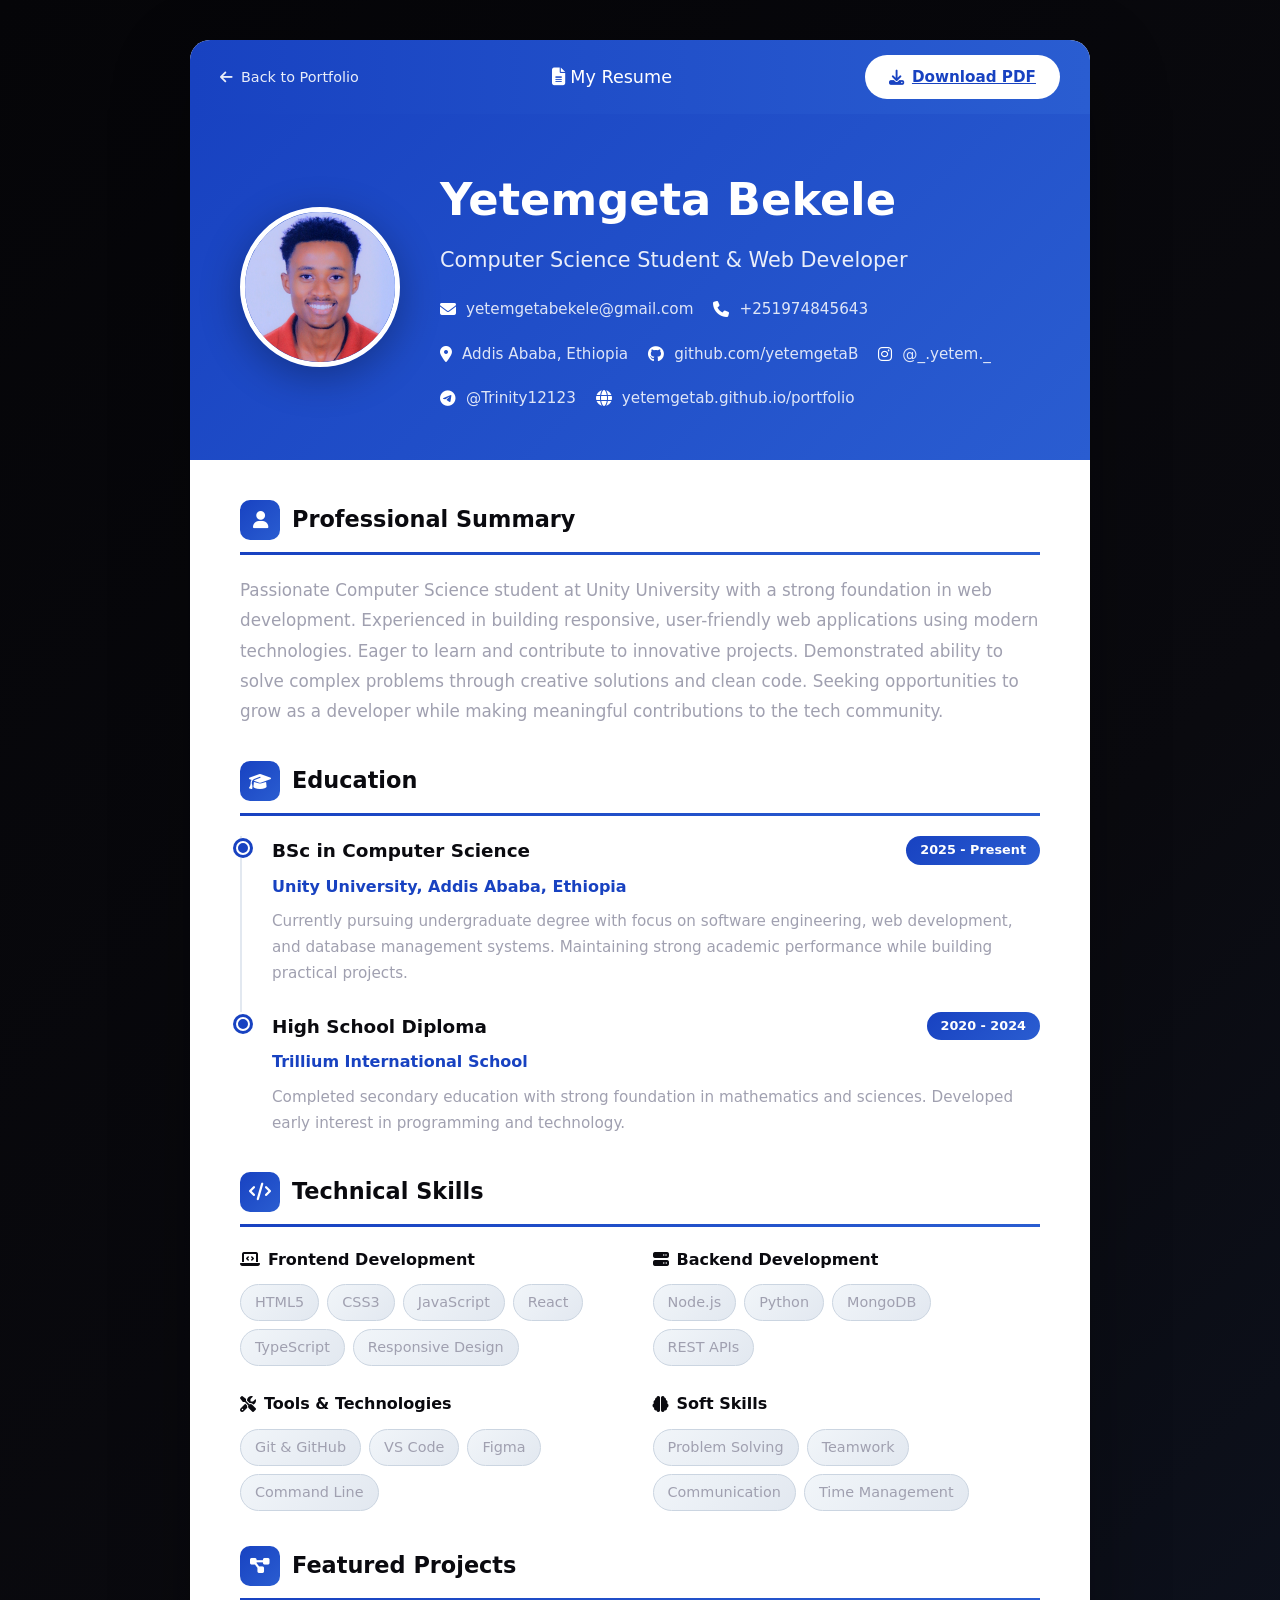
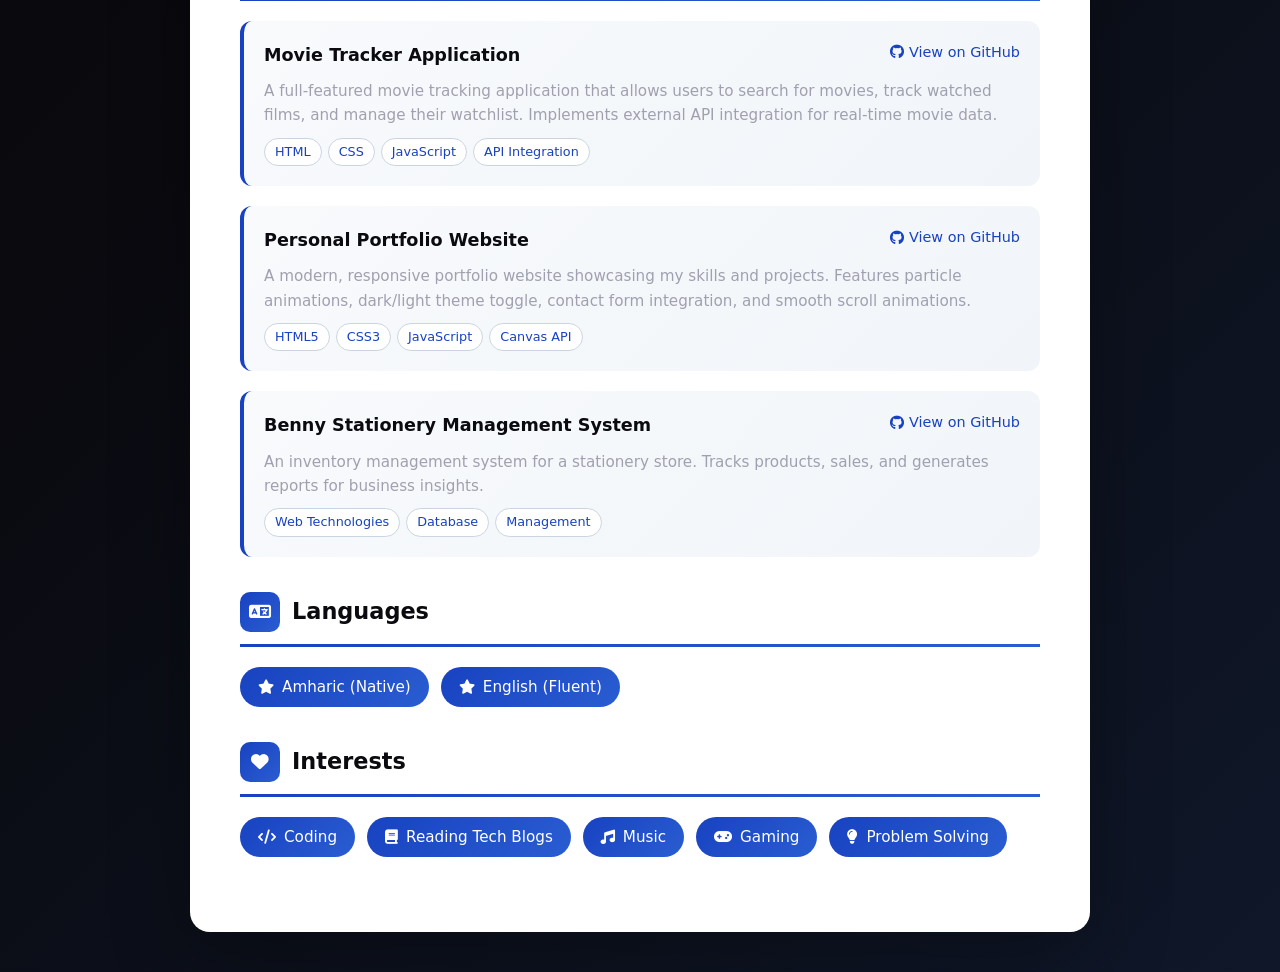
<file: cv/cv.html>
<!DOCTYPE html>
<html lang="en">
<head>
    <meta charset="UTF-8">
    <meta name="viewport" content="width=device-width, initial-scale=1.0">
    <title>Yetemgeta Bekele - CV/Resume</title>
    <link rel="stylesheet" href="https://cdnjs.cloudflare.com/ajax/libs/font-awesome/6.4.0/css/all.min.css">
    <style>
        * {
            margin: 0;
            padding: 0;
            box-sizing: border-box;
        }

        :root {
            --primary: #1842c1;
            --primary-light: #2a5dd1;
            --secondary: #2563eb;
            --accent: #2a5dd1;
            --dark: #0a0a0f;
            --light: #f8fafc;
            --text: #a0a0b0;
            --text-light: #6a6a7a;
        }

        body {
            font-family: 'Segoe UI', system-ui, -apple-system, sans-serif;
            background: linear-gradient(135deg, #050508 0%, #0a0a0f 50%, #0f1729 100%);
            min-height: 100vh;
            padding: 40px 20px;
            line-height: 1.6;
            color: var(--text);
        }

        .cv-container {
            max-width: 900px;
            margin: 0 auto;
            background: white;
            border-radius: 20px;
            box-shadow: 0 25px 80px rgba(0,0,0,0.3);
            overflow: hidden;
        }

        .download-bar {
            background: linear-gradient(90deg, var(--primary) 0%, var(--primary-light) 100%);
            padding: 15px 30px;
            display: flex;
            justify-content: space-between;
            align-items: center;
            color: white;
        }

        .download-bar h3 {
            font-size: 1.1rem;
            font-weight: 500;
        }

        .download-btn {
            background: white;
            color: var(--primary);
            border: none;
            padding: 10px 24px;
            border-radius: 25px;
            font-weight: 600;
            cursor: pointer;
            display: flex;
            align-items: center;
            gap: 8px;
            transition: all 0.3s ease;
            font-size: 0.95rem;
        }

        .download-btn:hover {
            transform: translateY(-2px);
            box-shadow: 0 5px 20px rgba(0,0,0,0.2);
        }

        .back-link {
            color: white;
            text-decoration: none;
            display: flex;
            align-items: center;
            gap: 8px;
            font-size: 0.9rem;
            opacity: 0.9;
            transition: opacity 0.3s;
        }

        .back-link:hover {
            opacity: 1;
        }

        /* Header Section */
        .cv-header {
            background: linear-gradient(135deg, var(--primary) 0%, var(--primary-light) 100%);
            color: white;
            padding: 50px;
            display: grid;
            grid-template-columns: auto 1fr;
            gap: 40px;
            align-items: center;
        }

        .profile-image {
            width: 160px;
            height: 160px;
            border-radius: 50%;
            border: 5px solid white;
            object-fit: cover;
            box-shadow: 0 10px 40px rgba(0, 0, 0, 0.3);
        }

        .header-content h1 {
            font-size: 2.8rem;
            font-weight: 800;
            margin-bottom: 8px;
            color: white;
        }

        .header-content .title {
            font-size: 1.3rem;
            color: rgba(255, 255, 255, 0.9);
            font-weight: 500;
            margin-bottom: 20px;
        }

        .contact-grid {
            display: flex;
            flex-wrap: wrap;
            gap: 20px;
        }

        .contact-item {
            display: flex;
            align-items: center;
            gap: 10px;
            font-size: 0.95rem;
            color: rgba(255, 255, 255, 0.85);
        }

        .contact-item i {
            color: white;
            font-size: 1rem;
        }

        /* Main Content */
        .cv-body {
            padding: 40px 50px;
        }

        .section {
            margin-bottom: 35px;
        }

        .section-title {
            display: flex;
            align-items: center;
            gap: 12px;
            font-size: 1.4rem;
            font-weight: 700;
            color: var(--dark);
            margin-bottom: 20px;
            padding-bottom: 12px;
            border-bottom: 3px solid;
            border-image: linear-gradient(90deg, var(--primary), var(--primary-light)) 1;
        }

        .section-title i {
            width: 40px;
            height: 40px;
            background: linear-gradient(135deg, var(--primary) 0%, var(--primary-light) 100%);
            color: white;
            border-radius: 10px;
            display: flex;
            align-items: center;
            justify-content: center;
            font-size: 1.1rem;
        }

        /* Summary */
        .summary-text {
            font-size: 1.05rem;
            color: var(--text);
            line-height: 1.8;
        }

        /* Experience & Education */
        .timeline-item {
            position: relative;
            padding-left: 30px;
            padding-bottom: 25px;
            border-left: 2px solid #e2e8f0;
        }

        .timeline-item::before {
            content: '';
            position: absolute;
            left: -6px;
            top: 5px;
            width: 10px;
            height: 10px;
            background: var(--primary);
            border-radius: 50%;
            border: 2px solid white;
            box-shadow: 0 0 0 3px var(--primary);
        }

        .timeline-item:last-child {
            border-left-color: transparent;
            padding-bottom: 0;
        }

        .timeline-header {
            display: flex;
            justify-content: space-between;
            align-items: flex-start;
            margin-bottom: 8px;
            flex-wrap: wrap;
            gap: 10px;
        }

        .timeline-title {
            font-size: 1.15rem;
            font-weight: 700;
            color: var(--dark);
        }

        .timeline-date {
            background: linear-gradient(135deg, var(--primary) 0%, var(--primary-light) 100%);
            color: white;
            padding: 4px 14px;
            border-radius: 20px;
            font-size: 0.8rem;
            font-weight: 600;
        }

        .timeline-company {
            color: var(--primary);
            font-weight: 600;
            font-size: 1rem;
            margin-bottom: 10px;
        }

        .timeline-desc {
            color: var(--text);
            font-size: 0.95rem;
            line-height: 1.7;
        }

        /* Skills */
        .skills-container {
            display: grid;
            grid-template-columns: repeat(2, 1fr);
            gap: 25px;
        }

        .skill-category h4 {
            font-size: 1rem;
            color: var(--dark);
            margin-bottom: 12px;
            display: flex;
            align-items: center;
            gap: 8px;
        }

        .skill-tags {
            display: flex;
            flex-wrap: wrap;
            gap: 8px;
        }

        .skill-tag {
            background: linear-gradient(135deg, #f1f5f9 0%, #e2e8f0 100%);
            color: var(--text);
            padding: 6px 14px;
            border-radius: 20px;
            font-size: 0.9rem;
            border: 1px solid #cbd5e1;
            transition: all 0.3s ease;
        }

        .skill-tag:hover {
            background: linear-gradient(135deg, var(--primary) 0%, var(--secondary) 100%);
            color: white;
            border-color: transparent;
            transform: translateY(-2px);
        }

        /* Projects */
        .project-list {
            display: grid;
            gap: 20px;
        }

        .project-item {
            background: linear-gradient(135deg, #f8fafc 0%, #f1f5f9 100%);
            padding: 20px;
            border-radius: 12px;
            border-left: 4px solid var(--primary);
        }

        .project-header {
            display: flex;
            justify-content: space-between;
            align-items: flex-start;
            margin-bottom: 10px;
            flex-wrap: wrap;
            gap: 10px;
        }

        .project-name {
            font-size: 1.1rem;
            font-weight: 700;
            color: var(--dark);
        }

        .project-link {
            color: var(--primary);
            font-size: 0.9rem;
            text-decoration: none;
            display: flex;
            align-items: center;
            gap: 5px;
        }

        .project-link:hover {
            color: var(--secondary);
        }

        .project-desc {
            color: var(--text);
            font-size: 0.95rem;
            margin-bottom: 10px;
        }

        .project-tech {
            display: flex;
            flex-wrap: wrap;
            gap: 6px;
        }

        .tech-tag {
            background: white;
            color: var(--primary);
            padding: 3px 10px;
            border-radius: 15px;
            font-size: 0.8rem;
            border: 1px solid #cbd5e1;
        }

        /* Languages & Interests */
        .badges-container {
            display: flex;
            flex-wrap: wrap;
            gap: 12px;
        }

        .badge {
            background: linear-gradient(135deg, var(--primary) 0%, var(--primary-light) 100%);
            color: white;
            padding: 8px 18px;
            border-radius: 25px;
            font-size: 0.95rem;
            font-weight: 500;
            display: flex;
            align-items: center;
            gap: 8px;
        }

        .badge i {
            font-size: 0.9rem;
        }

        /* Print Styles */
        @media print {
            body {
                background: white;
                padding: 0;
            }

            .cv-container {
                box-shadow: none;
                border-radius: 0;
            }

            .download-bar {
                display: none !important;
            }

            .no-print {
                display: none !important;
            }

            .section {
                break-inside: avoid;
            }

            .timeline-item {
                break-inside: avoid;
            }

            .project-item {
                break-inside: avoid;
            }
        }

        /* Responsive */
        @media (max-width: 768px) {
            .cv-header {
                grid-template-columns: 1fr;
                text-align: center;
                padding: 30px;
            }

            .profile-image {
                margin: 0 auto;
            }

            .contact-grid {
                justify-content: center;
            }

            .cv-body {
                padding: 25px;
            }

            .skills-container {
                grid-template-columns: 1fr;
            }

            .header-content h1 {
                font-size: 2rem;
            }
        }
    </style>
</head>
<body>
    <div class="cv-container">
        <!-- Download Bar -->
        <div class="download-bar no-print">
            <a href="../index.html" class="back-link">
                <i class="fas fa-arrow-left"></i> Back to Portfolio
            </a>
            <h3><i class="fas fa-file-alt"></i> My Resume</h3>
            <a href="Yetemgeta%20Bekele%20-%20CV_Resume.pdf" class="download-btn" download>
                <i class="fas fa-download"></i> Download PDF
            </a>
        </div>

        <!-- Header -->
        <header class="cv-header">
            <img src="../assets/images/IMG_9725.JPG" alt="Yetemgeta Bekele" class="profile-image">
            <div class="header-content">
                <h1>Yetemgeta Bekele</h1>
                <p class="title">Computer Science Student & Web Developer</p>
                <div class="contact-grid">
                    <div class="contact-item">
                        <i class="fas fa-envelope"></i>
                        <span>yetemgetabekele@gmail.com</span>
                    </div>
                    <div class="contact-item">
                        <i class="fas fa-phone"></i>
                        <span>+251974845643</span>
                    </div>
                    <div class="contact-item">
                        <i class="fas fa-map-marker-alt"></i>
                        <span>Addis Ababa, Ethiopia</span>
                    </div>
                    <div class="contact-item">
                        <i class="fab fa-github"></i>
                        <span>github.com/yetemgetaB</span>
                    </div>
                    <div class="contact-item">
                        <i class="fab fa-instagram"></i>
                        <span>@_.yetem._</span>
                    </div>
                    <div class="contact-item">
                        <i class="fab fa-telegram"></i>
                        <span>@Trinity12123</span>
                    </div>
                    <div class="contact-item">
                        <i class="fas fa-globe"></i>
                        <span>yetemgetab.github.io/portfolio</span>
                    </div>
                </div>
            </div>
        </header>

        <!-- Main Content -->
        <div class="cv-body">
            <!-- Summary -->
            <section class="section">
                <h2 class="section-title">
                    <i class="fas fa-user"></i>
                    Professional Summary
                </h2>
                <p class="summary-text">
                    Passionate Computer Science student at Unity University with a strong foundation in web development. 
                    Experienced in building responsive, user-friendly web applications using modern technologies. 
                    Eager to learn and contribute to innovative projects. Demonstrated ability to solve complex problems 
                    through creative solutions and clean code. Seeking opportunities to grow as a developer while 
                    making meaningful contributions to the tech community.
                </p>
            </section>

            <!-- Education -->
            <section class="section">
                <h2 class="section-title">
                    <i class="fas fa-graduation-cap"></i>
                    Education
                </h2>
                
                <div class="timeline-item">
                    <div class="timeline-header">
                        <h3 class="timeline-title">BSc in Computer Science</h3>
                        <span class="timeline-date">2025 - Present</span>
                    </div>
                    <div class="timeline-company">Unity University, Addis Ababa, Ethiopia</div>
                    <p class="timeline-desc">
                        Currently pursuing undergraduate degree with focus on software engineering, 
                        web development, and database management systems. Maintaining strong academic performance 
                        while building practical projects.
                    </p>
                </div>

                <div class="timeline-item">
                    <div class="timeline-header">
                        <h3 class="timeline-title">High School Diploma</h3>
                        <span class="timeline-date">2020 - 2024</span>
                    </div>
                    <div class="timeline-company">Trillium International School</div>
                    <p class="timeline-desc">
                        Completed secondary education with strong foundation in mathematics and sciences. 
                        Developed early interest in programming and technology.
                    </p>
                </div>
            </section>

            <!-- Skills -->
            <section class="section">
                <h2 class="section-title">
                    <i class="fas fa-code"></i>
                    Technical Skills
                </h2>
                
                <div class="skills-container">
                    <div class="skill-category">
                        <h4><i class="fas fa-laptop-code"></i> Frontend Development</h4>
                        <div class="skill-tags">
                            <span class="skill-tag">HTML5</span>
                            <span class="skill-tag">CSS3</span>
                            <span class="skill-tag">JavaScript</span>
                            <span class="skill-tag">React</span>
                            <span class="skill-tag">TypeScript</span>
                            <span class="skill-tag">Responsive Design</span>
                        </div>
                    </div>

                    <div class="skill-category">
                        <h4><i class="fas fa-server"></i> Backend Development</h4>
                        <div class="skill-tags">
                            <span class="skill-tag">Node.js</span>
                            <span class="skill-tag">Python</span>
                            <span class="skill-tag">MongoDB</span>
                            <span class="skill-tag">REST APIs</span>
                        </div>
                    </div>

                    <div class="skill-category">
                        <h4><i class="fas fa-tools"></i> Tools & Technologies</h4>
                        <div class="skill-tags">
                            <span class="skill-tag">Git & GitHub</span>
                            <span class="skill-tag">VS Code</span>
                            <span class="skill-tag">Figma</span>
                            <span class="skill-tag">Command Line</span>
                        </div>
                    </div>

                    <div class="skill-category">
                        <h4><i class="fas fa-brain"></i> Soft Skills</h4>
                        <div class="skill-tags">
                            <span class="skill-tag">Problem Solving</span>
                            <span class="skill-tag">Teamwork</span>
                            <span class="skill-tag">Communication</span>
                            <span class="skill-tag">Time Management</span>
                        </div>
                    </div>
                </div>
            </section>

            <!-- Projects -->
            <section class="section">
                <h2 class="section-title">
                    <i class="fas fa-project-diagram"></i>
                    Featured Projects
                </h2>
                
                <div class="project-list">
                    <div class="project-item">
                        <div class="project-header">
                            <h3 class="project-name">Movie Tracker Application</h3>
                            <a href="https://github.com/yetemgetaB/Movie-Tracker" class="project-link" target="_blank">
                                <i class="fab fa-github"></i> View on GitHub
                            </a>
                        </div>
                        <p class="project-desc">
                            A full-featured movie tracking application that allows users to search for movies, 
                            track watched films, and manage their watchlist. Implements external API integration 
                            for real-time movie data.
                        </p>
                        <div class="project-tech">
                            <span class="tech-tag">HTML</span>
                            <span class="tech-tag">CSS</span>
                            <span class="tech-tag">JavaScript</span>
                            <span class="tech-tag">API Integration</span>
                        </div>
                    </div>

                    <div class="project-item">
                        <div class="project-header">
                            <h3 class="project-name">Personal Portfolio Website</h3>
                            <a href="https://github.com/yetemgetaB/portfolio" class="project-link" target="_blank">
                                <i class="fab fa-github"></i> View on GitHub
                            </a>
                        </div>
                        <p class="project-desc">
                            A modern, responsive portfolio website showcasing my skills and projects. 
                            Features particle animations, dark/light theme toggle, contact form integration, 
                            and smooth scroll animations.
                        </p>
                        <div class="project-tech">
                            <span class="tech-tag">HTML5</span>
                            <span class="tech-tag">CSS3</span>
                            <span class="tech-tag">JavaScript</span>
                            <span class="tech-tag">Canvas API</span>
                        </div>
                    </div>

                    <div class="project-item">
                        <div class="project-header">
                            <h3 class="project-name">Benny Stationery Management System</h3>
                            <a href="https://github.com/yetemgetaB/Benny._.stationery" class="project-link" target="_blank">
                                <i class="fab fa-github"></i> View on GitHub
                            </a>
                        </div>
                        <p class="project-desc">
                            An inventory management system for a stationery store. Tracks products, 
                            sales, and generates reports for business insights.
                        </p>
                        <div class="project-tech">
                            <span class="tech-tag">Web Technologies</span>
                            <span class="tech-tag">Database</span>
                            <span class="tech-tag">Management</span>
                        </div>
                    </div>
                </div>
            </section>

            <!-- Languages -->
            <section class="section">
                <h2 class="section-title">
                    <i class="fas fa-language"></i>
                    Languages
                </h2>
                <div class="badges-container">
                    <span class="badge">
                        <i class="fas fa-star"></i> Amharic (Native)
                    </span>
                    <span class="badge">
                        <i class="fas fa-star"></i> English (Fluent)
                    </span>
                </div>
            </section>

            <!-- Interests -->
            <section class="section">
                <h2 class="section-title">
                    <i class="fas fa-heart"></i>
                    Interests
                </h2>
                <div class="badges-container">
                    <span class="badge">
                        <i class="fas fa-code"></i> Coding
                    </span>
                    <span class="badge">
                        <i class="fas fa-book"></i> Reading Tech Blogs
                    </span>
                    <span class="badge">
                        <i class="fas fa-music"></i> Music
                    </span>
                    <span class="badge">
                        <i class="fas fa-gamepad"></i> Gaming
                    </span>
                    <span class="badge">
                        <i class="fas fa-lightbulb"></i> Problem Solving
                    </span>
                </div>
            </section>
        </div>
    </div>

    <script>
        // Auto-show print dialog if URL has ?print parameter
        if (window.location.search.includes('print')) {
            setTimeout(() => window.print(), 1000);
        }
    </script>
</body>
</html>
</file>
